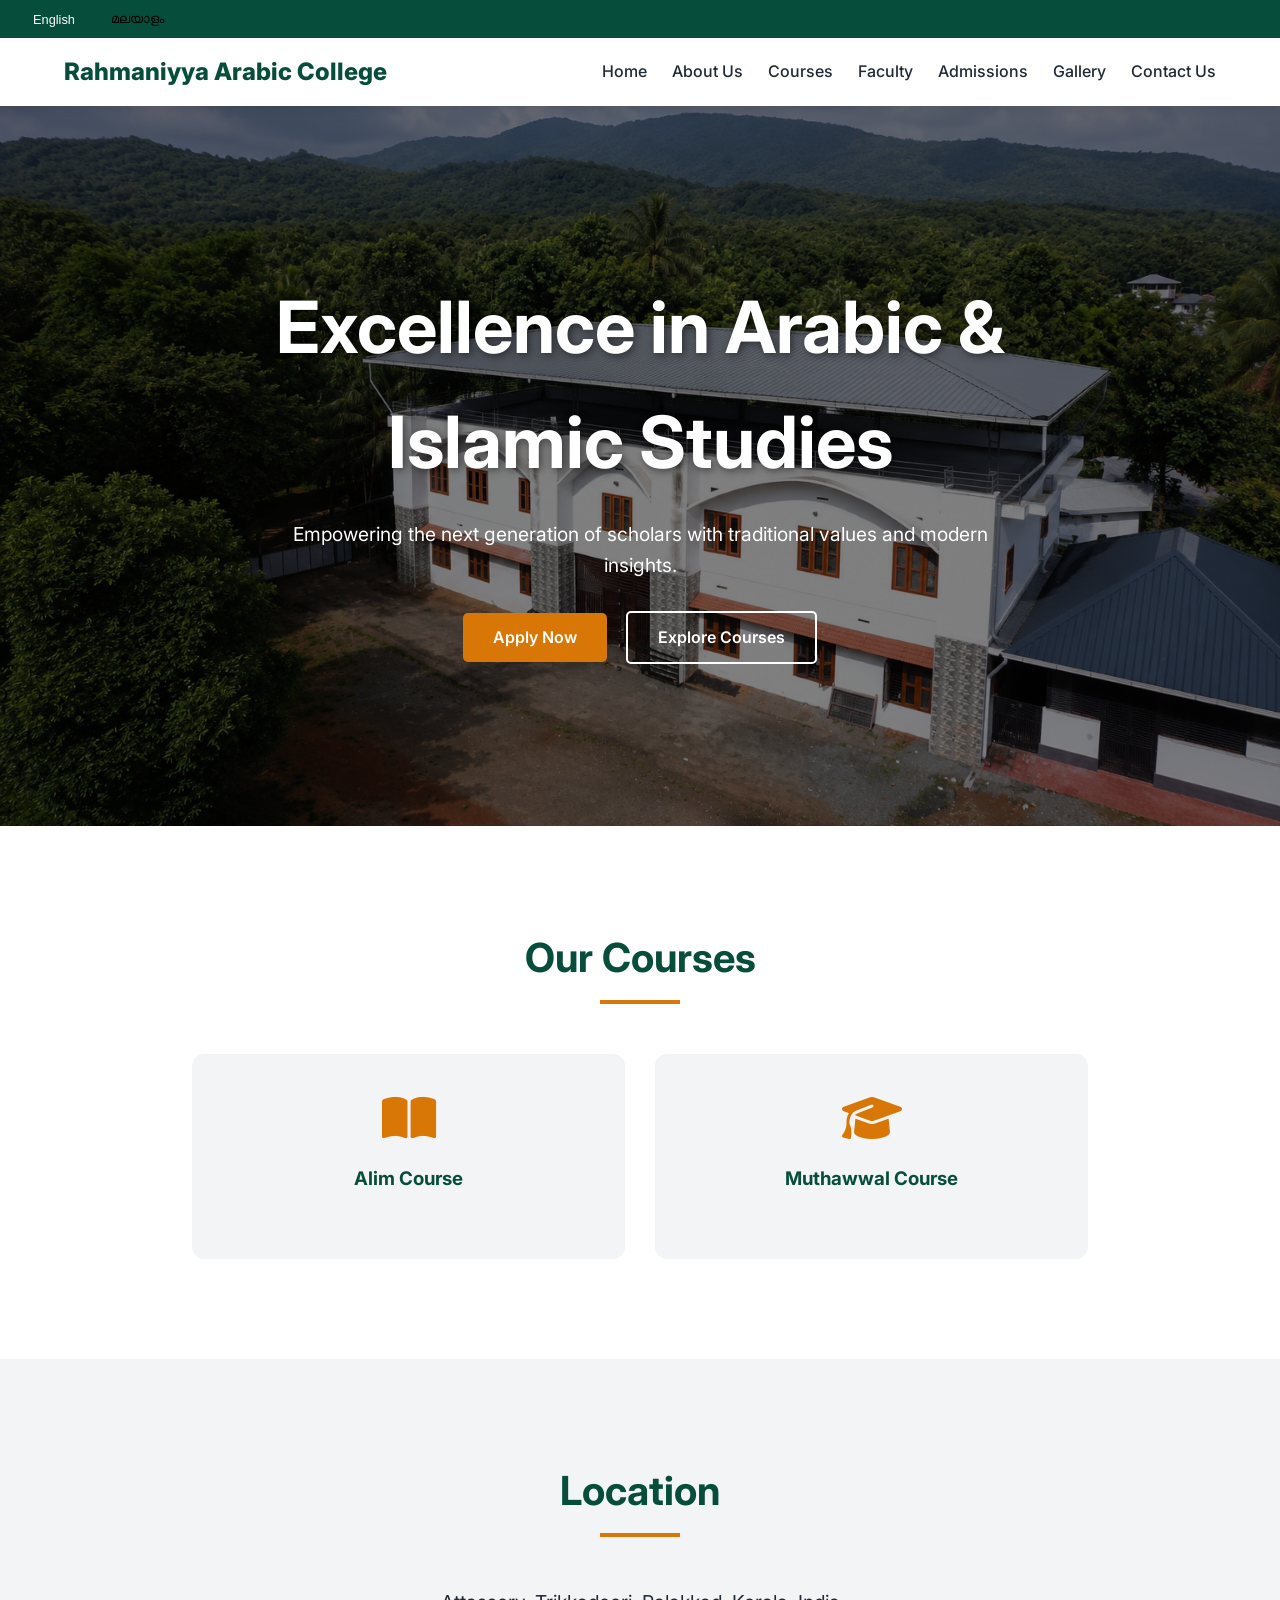
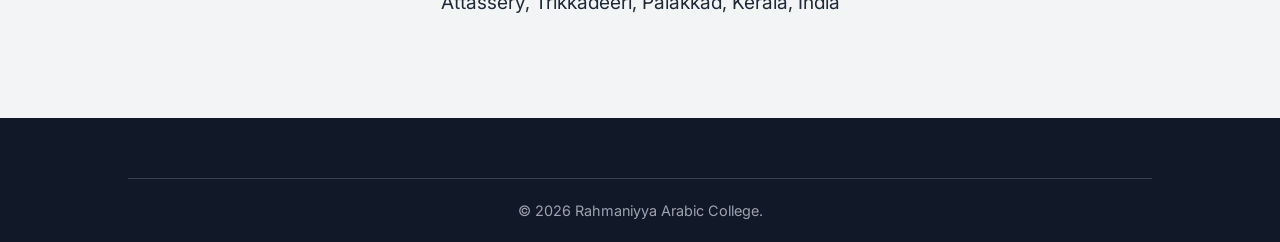
<file: index.html>
<!DOCTYPE html>
<html lang="en">
<head>
    <meta charset="UTF-8">
    <meta name="viewport" content="width=device-width, initial-scale=1.0">
    <title>Rahmaniyya Arabic College | Excellence in Islamic Studies</title>
    <meta name="description" content="Rahmaniyya Arabic College - A premier institution for Arabic and Islamic studies in Palakkad, Kerala. Offering Alim and Muthawwal courses.">
    <!-- Google Fonts -->
    <link rel="preconnect" href="https://fonts.googleapis.com">
    <link rel="preconnect" href="https://fonts.gstatic.com" crossorigin>
    <link href="https://fonts.googleapis.com/css2?family=Baloo+Chettan+2:wght@400;600;800&family=Inter:wght@300;400;600;800&display=swap" rel="stylesheet">
    <!-- Font Awesome -->
    <link rel="stylesheet" href="https://cdnjs.cloudflare.com/ajax/libs/font-awesome/6.4.0/css/all.min.css">
    <!-- Custom CSS -->
    <link rel="stylesheet" href="assets/css/style.css">
</head>
<body>

    <header>
        <div class="top-bar">

            <div class="lang-toggle">
                <button class="lang-btn active" onclick="switchLanguage('en')">English</button>
                <button class="lang-btn" onclick="switchLanguage('ml')">മലയാളം</button>
            </div>
        </div>
        <nav>
            <div class="logo-container">
                <div class="logo-text" data-i18n="collegeName">Rahmaniyya Arabic College</div>
            </div>
            <div class="menu-toggle">
                <i class="fas fa-bars"></i>
            </div>
            <ul class="nav-links">
                <li><a href="index.html" data-i18n="home">Home</a></li>
                <li><a href="about.html" data-i18n="about">About Us</a></li>
                <li><a href="courses.html" data-i18n="courses">Courses</a></li>
                <li><a href="faculty.html" data-i18n="faculty">Faculty</a></li>
                <li><a href="admissions.html" data-i18n="admissions">Admissions</a></li>
                <li><a href="gallery.html" data-i18n="gallery">Gallery</a></li>
                <li><a href="contact.html" data-i18n="contact">Contact Us</a></li>
            </ul>
        </nav>
    </header>

    <main>
        <section class="hero">
            <div class="hero-content">
                <h1 data-i18n="heroTitle">Excellence in Arabic & Islamic Studies</h1>
                <p data-i18n="heroSubtitle">Empowering the next generation of scholars with traditional values and modern insights.</p>
                <div class="hero-btns">
                    <a href="admissions.html" class="btn btn-primary" data-i18n="applyNow">Apply Now</a>
                    <a href="courses.html" class="btn" style="border: 2px solid white; color: white; margin-left: 15px;" data-i18n="exploreCourses">Explore Courses</a>
                </div>
            </div>
        </section>

        <section id="features" style="background: white;">
            <div class="section-title">
                <h2 data-i18n="ourCourses">Our Courses</h2>
                <div class="underline"></div>
            </div>
            <div class="course-grid">
                <div class="course-card">
                    <i class="fas fa-book-open fa-3x" style="color: var(--secondary-color);"></i>
                    <h3 data-i18n="alimCourse">Alim Course</h3>
                </div>
                <div class="course-card">
                    <i class="fas fa-graduation-cap fa-3x" style="color: var(--secondary-color);"></i>
                    <h3 data-i18n="muthawwalCourse">Muthawwal Course</h3>
                </div>

            </div>
        </section>

        <section id="location" style="background: var(--light-gray);">
            <div class="section-title">
                <h2 data-i18n="locationTitle">Location</h2>
                <div class="underline"></div>
            </div>
            <div style="text-align: center;">
                <p style="font-size: 1.2rem;" data-i18n="locationDesc">Attassery, Trikkadeeri, Palakkad, Kerala, India</p>
                <!-- Add a map placeholder or iframe later -->
            </div>
        </section>
    </main>

    <footer>

        <div class="footer-bottom">
            <p data-i18n="copyright">&copy; 2026 Rahmaniyya Arabic College.</p>
        </div>
    </footer>

    <script src="assets/js/main.js"></script>
</body>
</file>
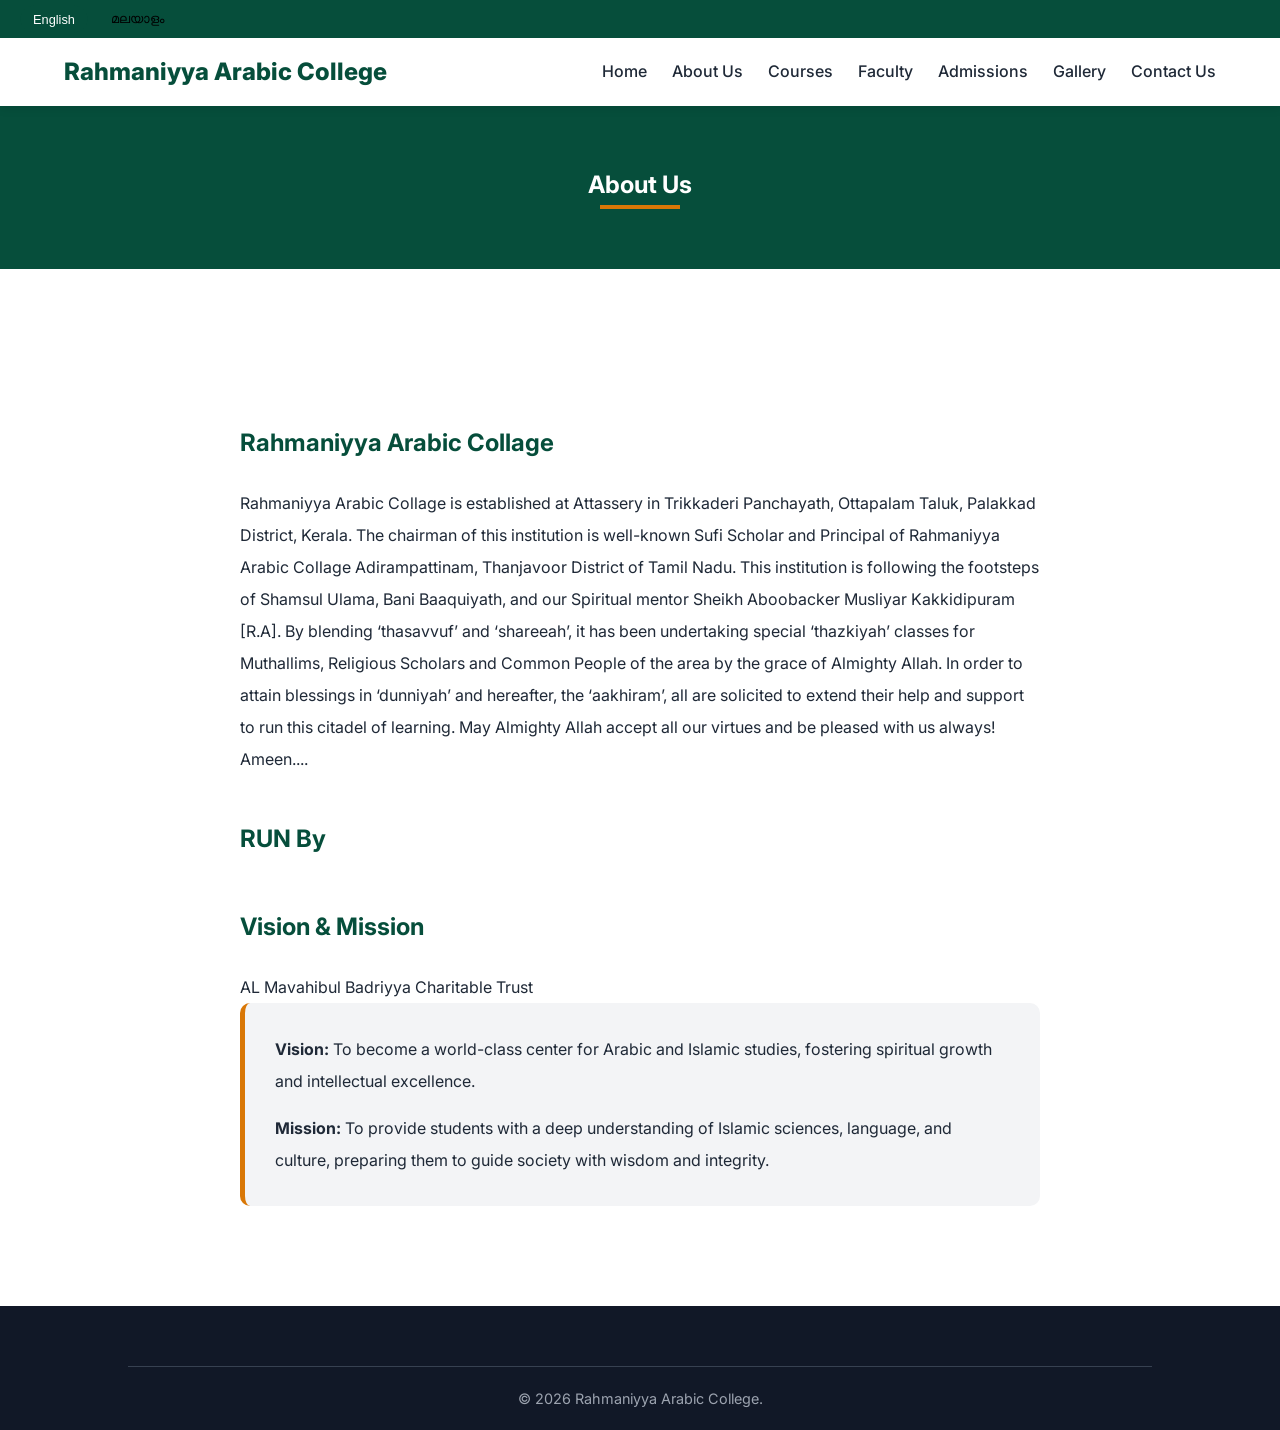
<file: about.html>
<!DOCTYPE html>
<html lang="en">
<head>
    <meta charset="UTF-8">
    <meta name="viewport" content="width=device-width, initial-scale=1.0">
    <title>About Us | Rahmaniyya Arabic College</title>
    <!-- Google Fonts -->
    <link href="https://fonts.googleapis.com/css2?family=Baloo+Chettan+2:wght@400;600;800&family=Inter:wght@300;400;600;800&display=swap" rel="stylesheet">
    <link rel="stylesheet" href="https://cdnjs.cloudflare.com/ajax/libs/font-awesome/6.4.0/css/all.min.css">
    <link rel="stylesheet" href="assets/css/style.css">
</head>
<body>
    <header>
        <div class="top-bar">

            <div class="lang-toggle">
                <button class="lang-btn active" onclick="switchLanguage('en')">English</button>
                <button class="lang-btn" onclick="switchLanguage('ml')">മലയാളം</button>
            </div>
        </div>
        <nav>
            <div class="logo-container">
                <div class="logo-text" data-i18n="collegeName">Rahmaniyya Arabic College</div>
            </div>
            <div class="menu-toggle">
                <i class="fas fa-bars"></i>
            </div>
            <ul class="nav-links">
                <li><a href="index.html" data-i18n="home">Home</a></li>
                <li><a href="about.html" data-i18n="about">About Us</a></li>
                <li><a href="courses.html" data-i18n="courses">Courses</a></li>
                <li><a href="faculty.html" data-i18n="faculty">Faculty</a></li>
                <li><a href="admissions.html" data-i18n="admissions">Admissions</a></li>
                <li><a href="gallery.html" data-i18n="gallery">Gallery</a></li>
                <li><a href="contact.html" data-i18n="contact">Contact Us</a></li>
            </ul>
        </nav>
    </header>

    <main>
        <section class="section-title" style="background: var(--primary-color); color: white; padding: 60px 0;">
            <h1 data-i18n="about">About Us</h1>
            <div class="underline" style="background: var(--secondary-color);"></div>
        </section>

        <section>
            <div style="max-width: 800px; margin: 0 auto; line-height: 2;">
                <h2 style="color: var(--primary-color); margin-bottom: 20px;" data-i18n="aboutHeading1">Rahmaniyya Arabic Collage</h2>
                <p data-i18n="historyText">Rahmaniyya Arabic Collage is established at Attassery in Trikkaderi Panchayath, Ottapalam Taluk, Palakkad District, Kerala. The chairman of this institution is well-known Sufi Scholar and Principal of Rahmaniyya Arabic Collage Adirampattinam, Thanjavoor District of Tamil Nadu. This institution is following the footsteps of Shamsul Ulama, Bani Baaquiyath, and our Spiritual mentor Sheikh Aboobacker Musliyar Kakkidipuram [R.A]. By blending ‘thasavvuf’ and ‘shareeah’, it has been undertaking special ‘thazkiyah’ classes for Muthallims, Religious Scholars and Common People of the area by the grace of Almighty Allah. In order to attain blessings in ‘dunniyah’ and hereafter, the ‘aakhiram’, all are solicited to extend their help and support to run this citadel of learning. May Almighty Allah accept all our virtues and be pleased with us always! Ameen....</p>
                <h2 style="color: var(--primary-color); margin: 40px 0 20px;" data-i18n="runBy">RUN By</h2>
                <h2 style="color: var(--primary-color); margin: 40px 0 20px;" data-i18n="visionMission">Vision & Mission</h2>
                <p>AL Mavahibul Badriyya Charitable Trust</p>
                <div style="background: var(--light-gray); padding: 30px; border-radius: 10px; border-left: 5px solid var(--secondary-color);">
                    <p data-i18n="visionDesc"><strong>Vision:</strong> To become a world-class center for Arabic and Islamic studies, fostering spiritual growth and intellectual excellence.</p>
                    <p style="margin-top: 15px;" data-i18n="missionDesc"><strong>Mission:</strong> To provide students with a deep understanding of Islamic sciences, language, and culture, preparing them to guide society with wisdom and integrity.</p>
                </div>
            </div>
        </section>
    </main>

    <footer>

        <div class="footer-bottom">
            <p data-i18n="copyright">&copy; Rahmaniyya Arabic College.</p>
        </div>
    </footer>

    <script src="assets/js/main.js"></script>
</body>
</html>
</file>
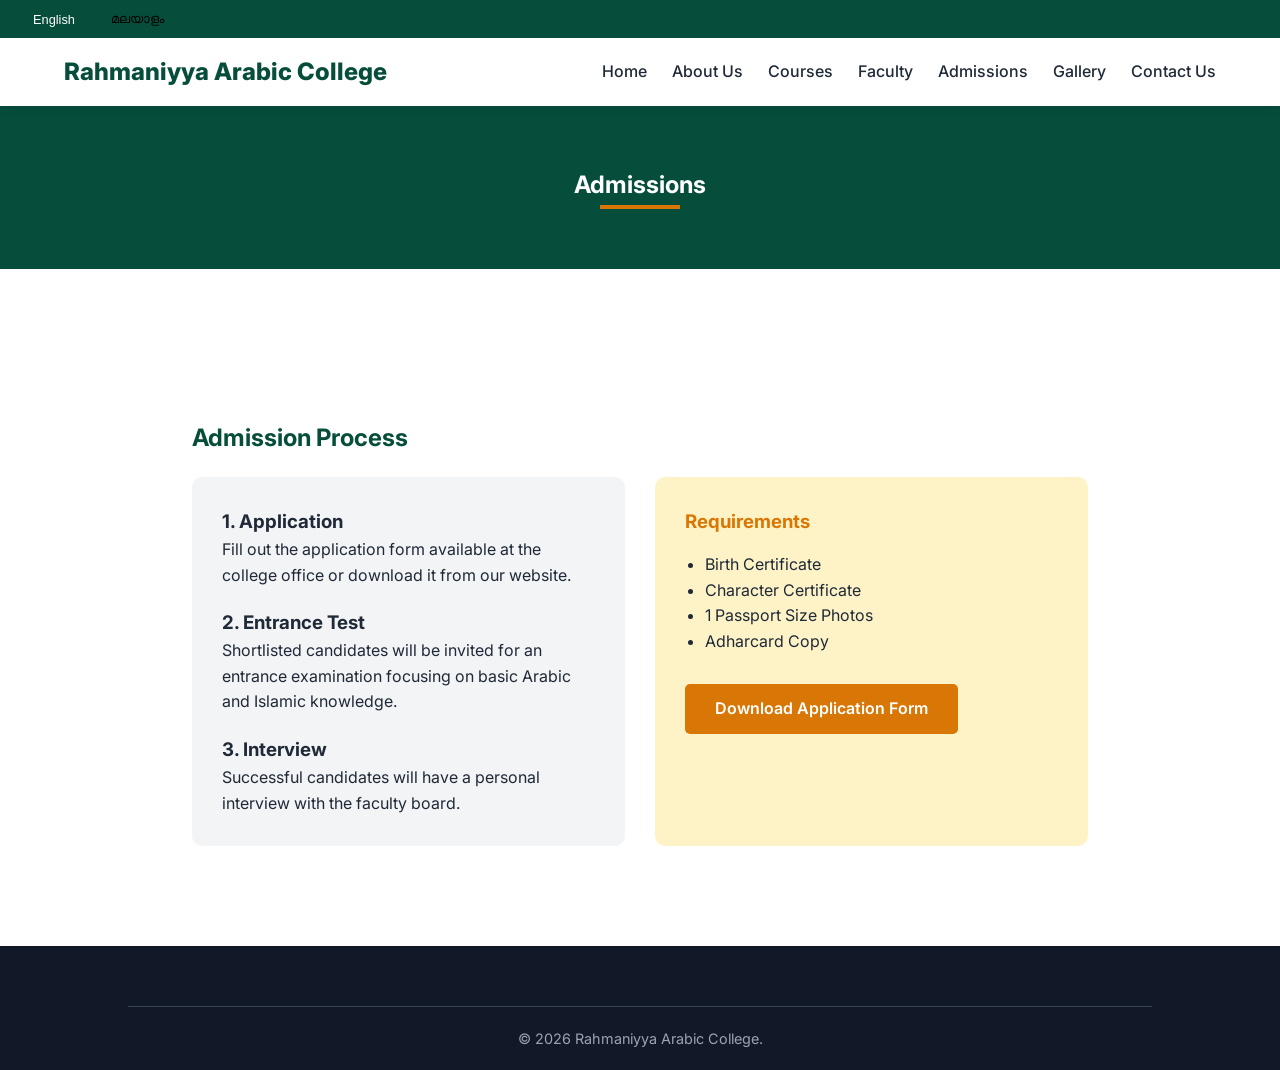
<file: admissions.html>
<!DOCTYPE html>
<html lang="en">
<head>
    <meta charset="UTF-8">
    <meta name="viewport" content="width=device-width, initial-scale=1.0">
    <title>Admissions | Rahmaniyya Arabic College</title>
    <link href="https://fonts.googleapis.com/css2?family=Baloo+Chettan+2:wght@400;600;800&family=Inter:wght@300;400;600;800&display=swap" rel="stylesheet">
    <link rel="stylesheet" href="https://cdnjs.cloudflare.com/ajax/libs/font-awesome/6.4.0/css/all.min.css">
    <link rel="stylesheet" href="assets/css/style.css">
</head>
<body>
    <header>
        <div class="top-bar">

            <div class="lang-toggle">
                <button class="lang-btn active" onclick="switchLanguage('en')">English</button>
                <button class="lang-btn" onclick="switchLanguage('ml')">മലയാളം</button>
            </div>
        </div>
        <nav>
            <div class="logo-container">
                <div class="logo-text" data-i18n="collegeName">Rahmaniyya Arabic College</div>
            </div>
            <div class="menu-toggle">
                <i class="fas fa-bars"></i>
            </div>
            <ul class="nav-links">
                <li><a href="index.html" data-i18n="home">Home</a></li>
                <li><a href="about.html" data-i18n="about">About Us</a></li>
                <li><a href="courses.html" data-i18n="courses">Courses</a></li>
                <li><a href="faculty.html" data-i18n="faculty">Faculty</a></li>
                <li><a href="admissions.html" data-i18n="admissions">Admissions</a></li>
                <li><a href="gallery.html" data-i18n="gallery">Gallery</a></li>
                <li><a href="contact.html" data-i18n="contact">Contact Us</a></li>
            </ul>
        </nav>
    </header>

    <main>
        <section class="section-title" style="background: var(--primary-color); color: white; padding: 60px 0;">
            <h1 data-i18n="admissions">Admissions</h1>
            <div class="underline" style="background: var(--secondary-color);"></div>
        </section>

        <section>
            <div style="max-width: 900px; margin: 0 auto;">
                <h2 style="color: var(--primary-color); margin-bottom: 20px;" data-i18n="admissionProcess">Admission Process</h2>
                <div style="display: flex; gap: 30px; flex-wrap: wrap;">
                    <div style="flex: 1; min-width: 300px; background: var(--light-gray); padding: 30px; border-radius: 10px;">
                        <h3 data-i18n="appStep">1. Application</h3>
                        <p data-i18n="appStepDesc">Fill out the application form available at the college office or download it from our website.</p>
                        <h3 style="margin-top: 20px;" data-i18n="entTestStep">2. Entrance Test</h3>
                        <p data-i18n="entTestDesc">Shortlisted candidates will be invited for an entrance examination focusing on basic Arabic and Islamic knowledge.</p>
                        <h3 style="margin-top: 20px;" data-i18n="intStep">3. Interview</h3>
                        <p data-i18n="intDesc">Successful candidates will have a personal interview with the faculty board.</p>
                    </div>
                    <div style="flex: 1; min-width: 300px; background: var(--accent-color); padding: 30px; border-radius: 10px;">
                        <h3 style="color: var(--secondary-color);" data-i18n="requirements">Requirements</h3>
                        <ul style="margin-top: 15px; margin-left: 20px;">
                            <li data-i18n="req1">Birth Certificate</li>
                            <li data-i18n="req2">Character Certificate</li>
                            <li data-i18n="req3">1 Passport Size Photos</li>
                            <li data-i18n="req4">Adharcard Copy</li>
                        </ul>
                        <a href="#" class="btn btn-primary" style="margin-top: 30px;" data-i18n="downloadForm">Download Application Form</a>
                    </div>
                </div>
            </div>
        </section>
    </main>

    <footer>

        <div class="footer-bottom">
            <p data-i18n="copyright">&copy; Rahmaniyya Arabic College.</p>
        </div>
    </footer>

    <script src="assets/js/main.js"></script>
</body>
</html>
</file>
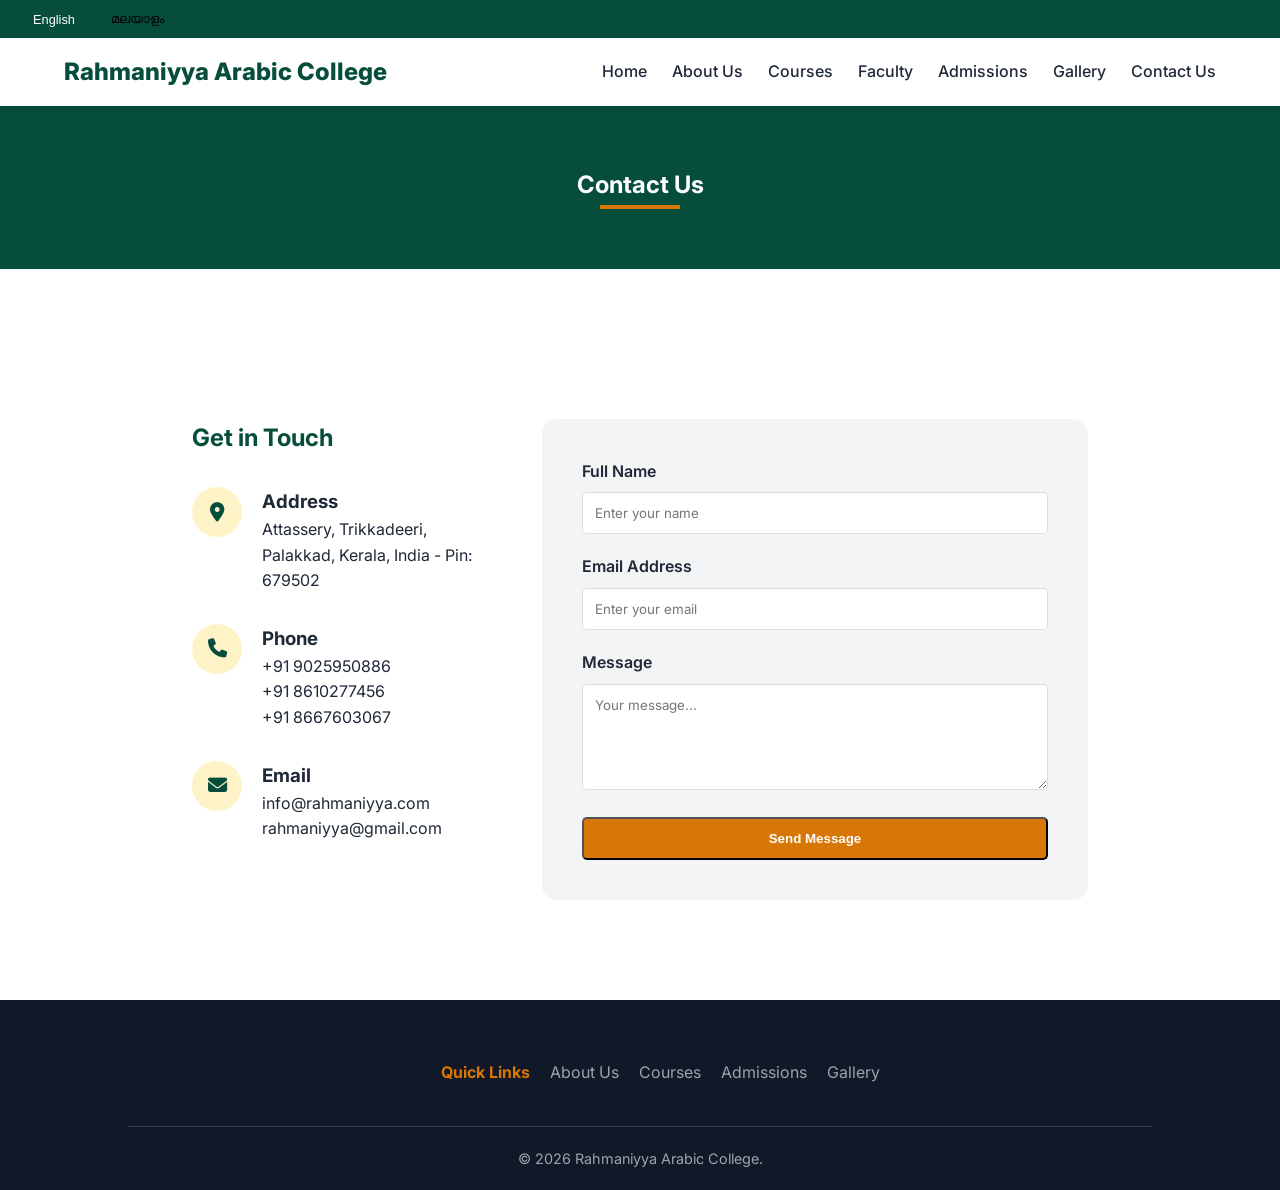
<file: contact.html>
<!DOCTYPE html>
<html lang="en">
<head>
    <meta charset="UTF-8">
    <meta name="viewport" content="width=device-width, initial-scale=1.0">
    <title>Contact Us | Rahmaniyya Arabic College</title>
    <link href="https://fonts.googleapis.com/css2?family=Baloo+Chettan+2:wght@400;600;800&family=Inter:wght@300;400;600;800&display=swap" rel="stylesheet">
    <link rel="stylesheet" href="https://cdnjs.cloudflare.com/ajax/libs/font-awesome/6.4.0/css/all.min.css">
    <link rel="stylesheet" href="assets/css/style.css">
    <style>
        .contact-container {
            display: flex;
            gap: 50px;
            flex-wrap: wrap;
        }
        .contact-form {
            flex: 2;
            min-width: 350px;
            background: var(--light-gray);
            padding: 40px;
            border-radius: 15px;
        }
        .contact-details {
            flex: 1;
            min-width: 300px;
        }
        .form-group {
            margin-bottom: 20px;
        }
        .form-group label {
            display: block;
            margin-bottom: 8px;
            font-weight: 600;
        }
        .form-group input, .form-group textarea {
            width: 100%;
            padding: 12px;
            border: 1px solid #ddd;
            border-radius: 5px;
            font-family: inherit;
        }
        .contact-item {
            display: flex;
            gap: 20px;
            margin-bottom: 30px;
        }
        .contact-icon {
            width: 50px;
            height: 50px;
            background: var(--accent-color);
            color: var(--primary-color);
            border-radius: 50%;
            display: flex;
            align-items: center;
            justify-content: center;
            font-size: 1.2rem;
            flex-shrink: 0;
        }
    </style>
</head>
<body>
    <header>
        <div class="top-bar">

            <div class="lang-toggle">
                <button class="lang-btn active" onclick="switchLanguage('en')">English</button>
                <button class="lang-btn" onclick="switchLanguage('ml')">മലയാളം</button>
            </div>
        </div>
        <nav>
            <div class="logo-container">
                <div class="logo-text" data-i18n="collegeName">Rahmaniyya Arabic College</div>
            </div>
            <div class="menu-toggle">
                <i class="fas fa-bars"></i>
            </div>
            <ul class="nav-links">
                <li><a href="index.html" data-i18n="home">Home</a></li>
                <li><a href="about.html" data-i18n="about">About Us</a></li>
                <li><a href="courses.html" data-i18n="courses">Courses</a></li>
                <li><a href="faculty.html" data-i18n="faculty">Faculty</a></li>
                <li><a href="admissions.html" data-i18n="admissions">Admissions</a></li>
                <li><a href="gallery.html" data-i18n="gallery">Gallery</a></li>
                <li><a href="contact.html" data-i18n="contact">Contact Us</a></li>
            </ul>
        </nav>
    </header>

    <main>
        <section class="section-title" style="background: var(--primary-color); color: white; padding: 60px 0;">
            <h1 data-i18n="contact">Contact Us</h1>
            <div class="underline" style="background: var(--secondary-color);"></div>
        </section>

        <section>
            <div class="contact-container">
                <div class="contact-details">
                    <h2 style="color: var(--primary-color); margin-bottom: 30px;" data-i18n="getInTouch">Get in Touch</h2>
                    <div class="contact-item">
                        <div class="contact-icon"><i class="fas fa-map-marker-alt"></i></div>
                        <div>
                            <h3 data-i18n="addressLabel">Address</h3>
                            <p data-i18n="fullAddress">Attassery, Trikkadeeri, Palakkad, Kerala, India - Pin: 679502</p>
                        </div>
                    </div>
                    <div class="contact-item">
                        <div class="contact-icon"><i class="fas fa-phone"></i></div>
                        <div>
                            <h3 data-i18n="phoneLabel">Phone</h3>
                            <p>+91 9025950886</p>
                            <p>+91 8610277456</p>
                            <p>+91 8667603067</p>
                        </div>
                    </div>
                    <div class="contact-item">
                        <div class="contact-icon"><i class="fas fa-envelope"></i></div>
                        <div>
                            <h3 data-i18n="emailLabel">Email</h3>
                            <p>info@rahmaniyya.com</p>
                            <p>rahmaniyya@gmail.com</p>
                        </div>
                    </div>
                </div>                <div class="contact-form">
                    <form action="#">
                        <div class="form-group">
                            <label data-i18n="fullNameLabel">Full Name</label>
                            <input type="text" placeholder="Enter your name" data-i18n-placeholder="enterName">
                        </div>
                        <div class="form-group">
                            <label data-i18n="emailAddrLabel">Email Address</label>
                            <input type="email" placeholder="Enter your email" data-i18n-placeholder="enterEmail">
                        </div>
                        <div class="form-group">
                            <label data-i18n="messageLabel">Message</label>
                            <textarea rows="5" placeholder="Your message..." data-i18n-placeholder="yourMessage"></textarea>
                        </div>
                        <button type="submit" class="btn btn-primary" style="width: 100%;" data-i18n="sendBtn">Send Message</button>
                    </form>
                </div>
            </div>
        </section>
    </main>

    <footer>
        <div class="footer-grid">
            <div class="footer-col">

            </div>
            <div class="footer-col">
                <h4 data-i18n="quickLinks">Quick Links</h4>
                <ul>
                    <li><a href="about.html" data-i18n="about">About Us</a></li>
                    <li><a href="courses.html" data-i18n="courses">Courses</a></li>
                    <li><a href="admissions.html" data-i18n="admissions">Admissions</a></li>
                    <li><a href="gallery.html" data-i18n="gallery">Gallery</a></li>
                </ul>
            </div>

        </div>
        <div class="footer-bottom">
            <p data-i18n="copyright">&copy; Rahmaniyya Arabic College.</p>
        </div>
    </footer>

    <script src="assets/js/main.js"></script>
</body>
</html>
</file>
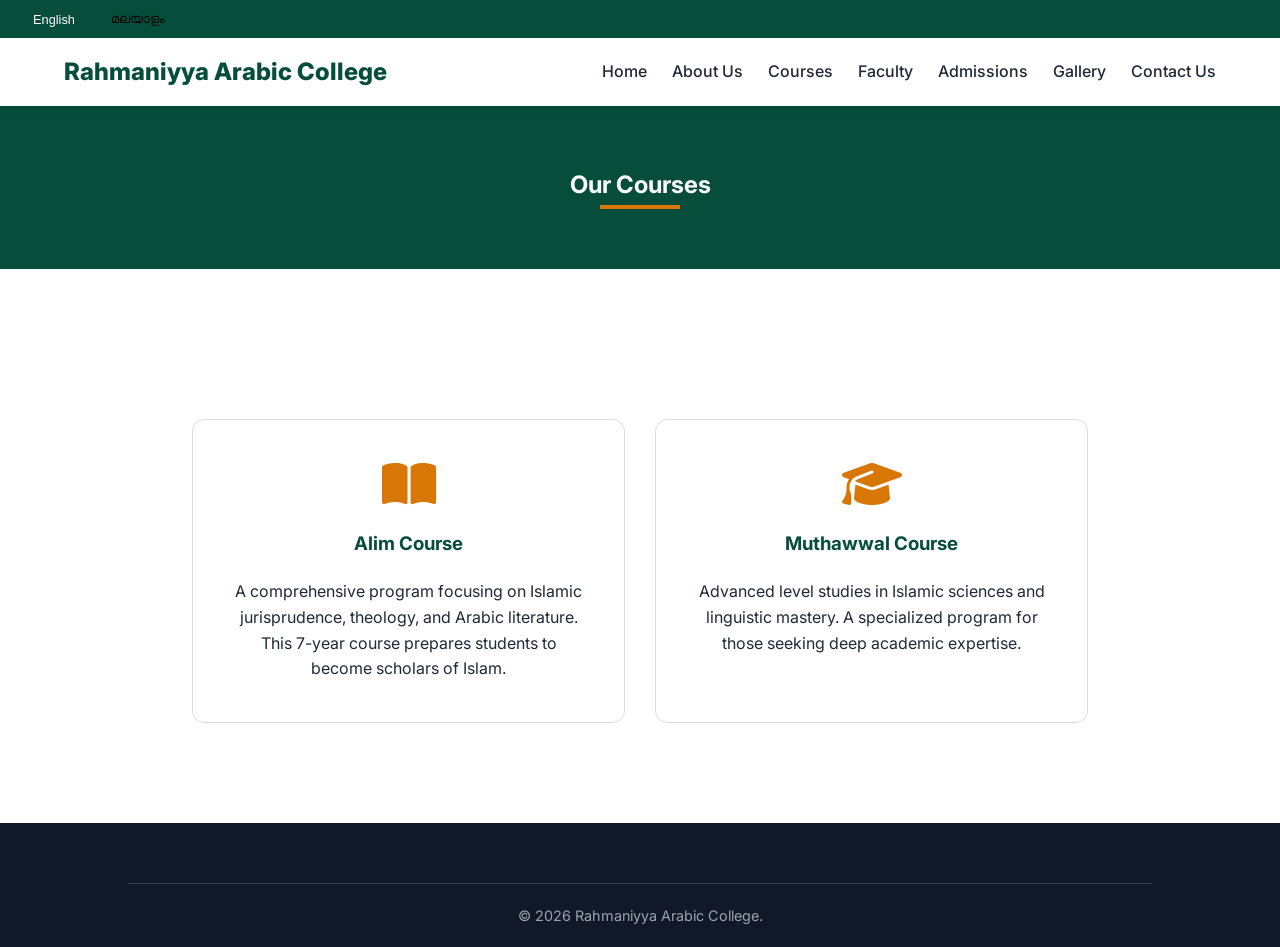
<file: courses.html>
<!DOCTYPE html>
<html lang="en">
<head>
    <meta charset="UTF-8">
    <meta name="viewport" content="width=device-width, initial-scale=1.0">
    <title>Courses | Rahmaniyya Arabic College</title>
    <link href="https://fonts.googleapis.com/css2?family=Baloo+Chettan+2:wght@400;600;800&family=Inter:wght@300;400;600;800&display=swap" rel="stylesheet">
    <link rel="stylesheet" href="https://cdnjs.cloudflare.com/ajax/libs/font-awesome/6.4.0/css/all.min.css">
    <link rel="stylesheet" href="assets/css/style.css">
</head>
<body>
    <header>
        <div class="top-bar">

            <div class="lang-toggle">
                <button class="lang-btn active" onclick="switchLanguage('en')">English</button>
                <button class="lang-btn" onclick="switchLanguage('ml')">മലയാളം</button>
            </div>
        </div>
        <nav>
            <div class="logo-container">
                <div class="logo-text" data-i18n="collegeName">Rahmaniyya Arabic College</div>
            </div>
            <div class="menu-toggle">
                <i class="fas fa-bars"></i>
            </div>
            <ul class="nav-links">
                <li><a href="index.html" data-i18n="home">Home</a></li>
                <li><a href="about.html" data-i18n="about">About Us</a></li>
                <li><a href="courses.html" data-i18n="courses">Courses</a></li>
                <li><a href="faculty.html" data-i18n="faculty">Faculty</a></li>
                <li><a href="admissions.html" data-i18n="admissions">Admissions</a></li>
                <li><a href="gallery.html" data-i18n="gallery">Gallery</a></li>
                <li><a href="contact.html" data-i18n="contact">Contact Us</a></li>
            </ul>
        </nav>
    </header>

    <main>
        <section class="section-title" style="background: var(--primary-color); color: white; padding: 60px 0;">
            <h1 data-i18n="ourCourses">Our Courses</h1>
            <div class="underline" style="background: var(--secondary-color);"></div>
        </section>

        <section>
            <div class="course-grid">
                <div class="course-card" style="background: white; border: 1px solid #ddd;">
                    <i class="fas fa-book-open fa-3x" style="color: var(--secondary-color);"></i>
                    <h3 data-i18n="alimCourse">Alim Course</h3>
                    <p data-i18n="alimDesc">A comprehensive program focusing on Islamic jurisprudence, theology, and Arabic literature. This 7-year course prepares students to become scholars of Islam.</p>
                </div>
                <div class="course-card" style="background: white; border: 1px solid #ddd;">
                    <i class="fas fa-graduation-cap fa-3x" style="color: var(--secondary-color);"></i>
                    <h3 data-i18n="muthawwalCourse">Muthawwal Course</h3>
                    <p data-i18n="muthawwalDesc">Advanced level studies in Islamic sciences and linguistic mastery. A specialized program for those seeking deep academic expertise.</p>
                </div>

            </div>
        </section>
    </main>

    <footer>

        <div class="footer-bottom">
            <p data-i18n="copyright">&copy; Rahmaniyya Arabic College.</p>
        </div>
    </footer>

    <script src="assets/js/main.js"></script>
</body>
</html>
</file>
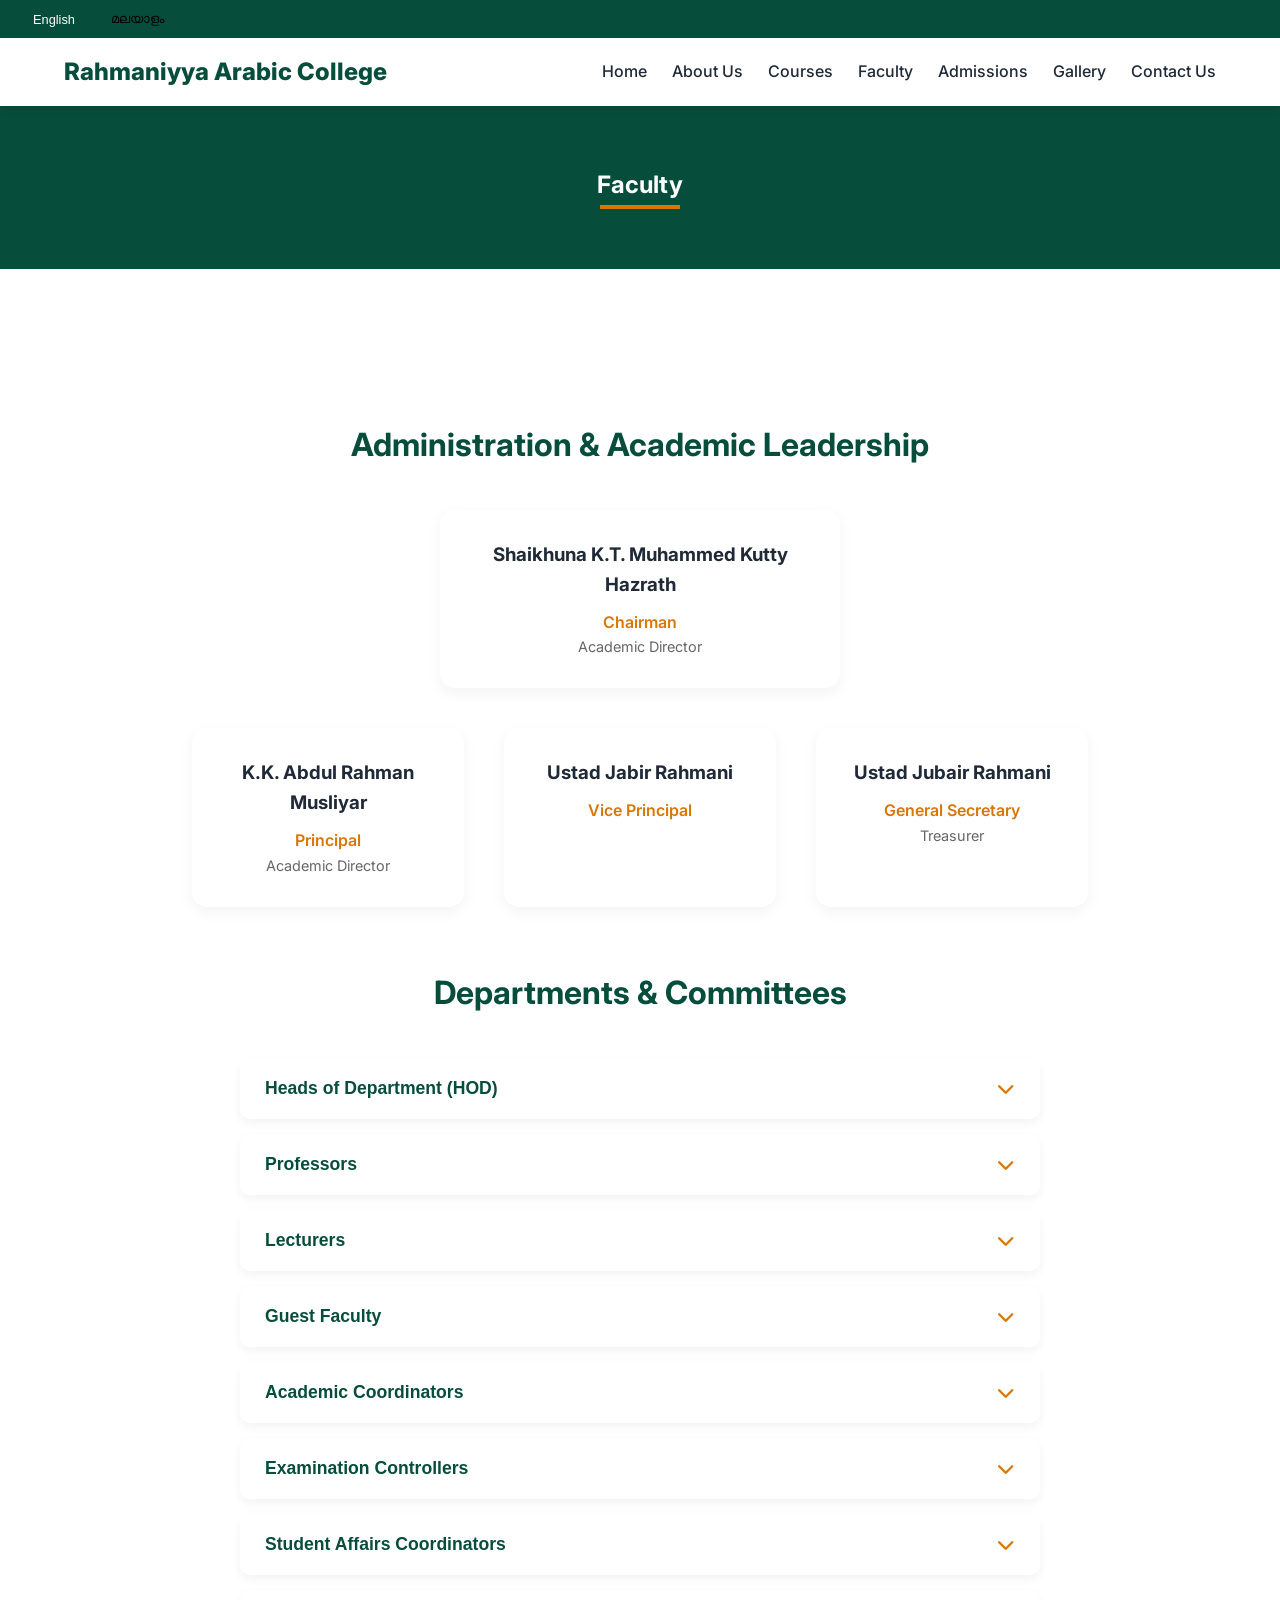
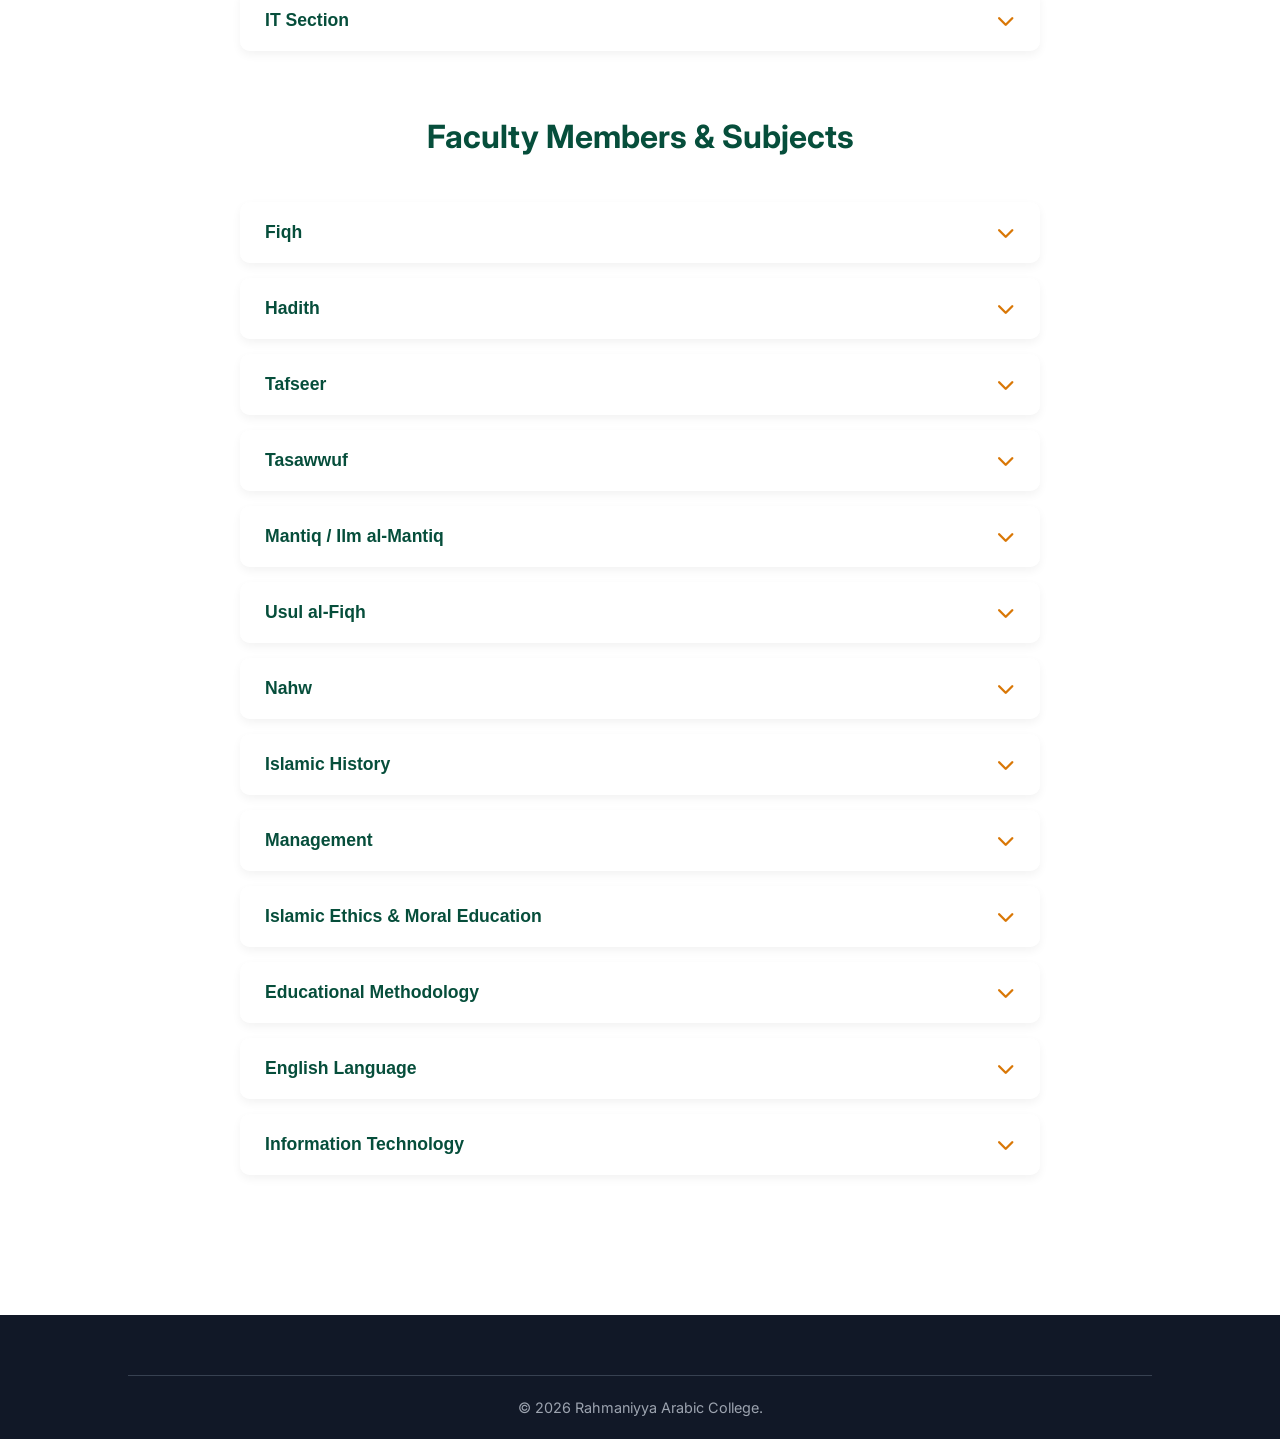
<file: faculty.html>
<!DOCTYPE html>
<html lang="en">
<head>
    <meta charset="UTF-8">
    <meta name="viewport" content="width=device-width, initial-scale=1.0">
    <title>Faculty | Rahmaniyya Arabic College</title>
    <link href="https://fonts.googleapis.com/css2?family=Baloo+Chettan+2:wght@400;600;800&family=Inter:wght@300;400;600;800&display=swap" rel="stylesheet">
    <link rel="stylesheet" href="https://cdnjs.cloudflare.com/ajax/libs/font-awesome/6.4.0/css/all.min.css">
    <link rel="stylesheet" href="assets/css/style.css">
    <style>
        .faculty-grid {
            display: grid;
            grid-template-columns: repeat(auto-fit, minmax(250px, 1fr));
            gap: 40px;
            margin-bottom: 60px;
        }
        .faculty-card {
            text-align: center;
            background: white;
            padding: 30px;
            border-radius: 15px;
            box-shadow: 0 5px 15px rgba(0,0,0,0.05);
            transition: var(--transition);
        }
        .faculty-card:hover {
            transform: translateY(-5px);
            box-shadow: 0 10px 25px rgba(0,0,0,0.1);
        }
        .section-subtitle {
            text-align: center;
            color: var(--primary-color);
            margin-bottom: 40px;
            font-size: 2rem;
        }

        /* Accordion Styles */
        .accordion {
            max-width: 800px;
            margin: 0 auto 40px auto;
        }
        .accordion-item {
            background: white;
            margin-bottom: 15px;
            border-radius: 10px;
            box-shadow: 0 4px 10px rgba(0,0,0,0.05);
            overflow: hidden;
        }
        .accordion-header {
            width: 100%;
            padding: 20px 25px;
            display: flex;
            justify-content: space-between;
            align-items: center;
            background: white;
            border: none;
            cursor: pointer;
            font-size: 1.1rem;
            font-weight: 600;
            color: var(--primary-color);
            transition: background 0.3s ease;
        }
        .accordion-header:hover {
            background: #f9f9f9;
        }
        .accordion-header i {
            transition: transform 0.3s ease;
            color: var(--secondary-color);
        }
        .accordion-header.active i {
            transform: rotate(180deg);
        }
        .accordion-content {
            padding: 0 25px;
            max-height: 0;
            overflow: hidden;
            transition: max-height 0.3s ease, padding 0.3s ease;
            background: white;
        }
        .accordion-item.active .accordion-content {
            padding: 0 25px 20px 25px;
            max-height: 1000px; /* Arbitrary large number to allow animation */
        }
        .accordion-content ul {
            list-style-type: none;
            padding-left: 0;
        }
        .accordion-content ul li {
            padding: 8px 0;
            border-bottom: 1px solid #f0f0f0;
        }
        .accordion-content ul li:last-child {
            border-bottom: none;
        }
    </style>
</head>
<body>
    <header>
        <div class="top-bar">
            <div class="lang-toggle">
                <button class="lang-btn active" onclick="switchLanguage('en')">English</button>
                <button class="lang-btn" onclick="switchLanguage('ml')">മലയാളം</button>
            </div>
        </div>
        <nav>
            <div class="logo-container">
                <div class="logo-text" data-i18n="collegeName">Rahmaniyya Arabic College</div>
            </div>
            <div class="menu-toggle">
                <i class="fas fa-bars"></i>
            </div>
            <ul class="nav-links">
                <li><a href="index.html" data-i18n="home">Home</a></li>
                <li><a href="about.html" data-i18n="about">About Us</a></li>
                <li><a href="courses.html" data-i18n="courses">Courses</a></li>
                <li><a href="faculty.html" class="active" data-i18n="faculty">Faculty</a></li>
                <li><a href="admissions.html" data-i18n="admissions">Admissions</a></li>
                <li><a href="gallery.html" data-i18n="gallery">Gallery</a></li>
                <li><a href="contact.html" data-i18n="contact">Contact Us</a></li>
            </ul>
        </nav>
    </header>

    <main>
        <section class="section-title" style="background: var(--primary-color); color: white; padding: 60px 0;">
            <h1 data-i18n="faculty">Our Faculty</h1>
            <div class="underline" style="background: var(--secondary-color);"></div>
        </section>

        <section>
            <h2 class="section-subtitle" data-i18n="adminHeading">Administration & Academic Leadership</h2>
            
            <div style="max-width: 400px; margin: 0 auto 40px auto;">
                <div class="faculty-card">
                    <h3 data-i18n="ktMuhammed">Shaikhuna K.T. Muhammed Kutty Hazrath</h3>
                    <p style="color: var(--secondary-color); font-weight: 600; margin-top: 10px;" data-i18n="chairman">Chairman</p>
                    <p style="font-size: 0.9rem; color: #666;" data-i18n="academicDirector">Academic Director</p>
                </div>
            </div>

            <div class="faculty-grid" style="display: grid; grid-template-columns: repeat(auto-fit, minmax(250px, 1fr)); gap: 40px; margin-bottom: 60px;">
                <div class="faculty-card">
                    <h3 data-i18n="kkAbdulRahman">K.K. Abdul Rahman Musliyar</h3>
                    <p style="color: var(--secondary-color); font-weight: 600; margin-top: 10px;" data-i18n="principalTitle">Principal</p>
                    <p style="font-size: 0.9rem; color: #666;" data-i18n="academicDirector">Academic Director</p>
                </div>

                <div class="faculty-card">
                    <h3 data-i18n="ustadJabir">Ustad Jabir Rahmani</h3>
                    <p style="color: var(--secondary-color); font-weight: 600; margin-top: 10px;" data-i18n="vicePrincipal">Vice Principal</p>
                </div>

                <div class="faculty-card">
                    <h3 data-i18n="ustadJubair">Ustad Jubair Rahmani</h3>
                    <p style="color: var(--secondary-color); font-weight: 600; margin-top: 10px;" data-i18n="generalSecretary">General Secretary</p>
                    <p style="font-size: 0.9rem; color: #666;" data-i18n="treasurer">Treasurer</p>
                </div>
            </div>

            <h2 class="section-subtitle" style="margin-top: 60px;" data-i18n="deptHeading">Departments & Committees</h2>
            <div class="accordion">

                <div class="accordion-item">
                    <button class="accordion-header"><span data-i18n="hod">Heads of Department (HOD)</span> <i class="fas fa-chevron-down"></i></button>
                    <div class="accordion-content">
                        <ul>
                            <li data-i18n="ktMuhammed">Shaikhuna K.T. Muhammed Kutty Hazrath</li>
                            <li data-i18n="kkAbdulRahman">K.K. Abdul Rahman Musliyar</li>
                            <li data-i18n="ustadRahim">Ustad Rahim Baqawi</li>
                            <li data-i18n="ustadAlawi">Ustad Alawi Kutbi Baqawi</li>
                        </ul>
                    </div>
                </div>

                <div class="accordion-item">
                    <button class="accordion-header"><span data-i18n="professors">Professors</span> <i class="fas fa-chevron-down"></i></button>
                    <div class="accordion-content">
                        <ul>
                            <li data-i18n="ustadAboobakkar">Ustad Aboobakkar</li>
                            <li data-i18n="ustadKabeer">Ustad Kabeer</li>
                        </ul>
                    </div>
                </div>

                <div class="accordion-item">
                    <button class="accordion-header"><span data-i18n="lecturers">Lecturers</span> <i class="fas fa-chevron-down"></i></button>
                    <div class="accordion-content">
                        <ul>
                            <li data-i18n="ktMuhammed">Shaikhuna K.T. Muhammed Kutty Hazrath</li>
                            <li data-i18n="kkAbdulRahman">K.K. Abdul Rahman Musliyar</li>
                            <li data-i18n="ustadRahim">Ustad Rahim Baqawi</li>
                            <li data-i18n="ustadAlawi">Ustad Alawi Kutti Baqawi</li>
                            <li data-i18n="ustadMueedin">Ustad Mueedin Kutbi Rahmani</li>
                            <li data-i18n="ustadJabir">Ustad Jabir Rahmani</li>
                            <li data-i18n="ustadJubair">Ustad Jubair Rahmani</li>
                            <li data-i18n="ustadUmair">Ustad Umair Rahmani</li>
                            <li data-i18n="ustadAbu">Ustad Abu Rahmani</li>
                            <li data-i18n="ustadJamal">Ustad Jamal Rahmani</li>
                            <li data-i18n="ustadSalman">Ustad Salman Rahmani</li>
                            <li data-i18n="ustadHibathullah">Ustad Hibathullah Rahmani</li>
                            <li data-i18n="ustadShahid">Ustad Shahid Rahmani</li>
                            <li data-i18n="ustadAboobakkar">professor aboobakkar</li>
                            <li data-i18n="ustadKabeer">professor kabeer</li>
                        </ul>
                    </div>
                </div>

                <div class="accordion-item">
                    <button class="accordion-header"><span data-i18n="guestFaculty">Guest Faculty</span> <i class="fas fa-chevron-down"></i></button>
                    <div class="accordion-content">
                        <ul>
                            <li data-i18n="moosaMoulavi">Moosa Moulavi</li>
                            <li data-i18n="name1">Name 1</li>
                            <li data-i18n="name2">Name 2</li>
                            <li data-i18n="name3">Name 3</li>
                        </ul>
                    </div>
                </div>

                <div class="accordion-item">
                    <button class="accordion-header"><span data-i18n="academicCoords">Academic Coordinators</span> <i class="fas fa-chevron-down"></i></button>
                    <div class="accordion-content">
                        <ul>
                            <li data-i18n="ktMuhammed">Shaikhuna K.T. Muhammed Kutty Hazrath</li>
                            <li data-i18n="kkAbdulRahman">K.K. Abdul Rahman Musliyar</li>
                            <li data-i18n="ustadJamal">Ustad Jamal Rahmani</li>
                        </ul>
                    </div>
                </div>

                <div class="accordion-item">
                    <button class="accordion-header"><span data-i18n="examControllers">Examination Controllers</span> <i class="fas fa-chevron-down"></i></button>
                    <div class="accordion-content">
                        <ul>
                            <li data-i18n="ustadUmair">Ustad Umair Rahmani</li>
                            <li data-i18n="ustadShahid">Ustad Shahid Rahmani</li>
                            <li data-i18n="ustadHibathullah">Ustad Hibathullah Rahmani</li>
                        </ul>
                    </div>
                </div>

                <div class="accordion-item">
                    <button class="accordion-header"><span data-i18n="studentAffairs">Student Affairs Coordinators</span> <i class="fas fa-chevron-down"></i></button>
                    <div class="accordion-content">
                        <ul>
                            <li data-i18n="ustadShahid">Ustad Shahid Rahmani</li>
                            <li data-i18n="ustadSalman">Ustad Salman Rahmani</li>
                            <li data-i18n="ustadAbu">Ustad Abu Rahmani</li>
                        </ul>
                    </div>
                </div>

                <div class="accordion-item">
                    <button class="accordion-header"><span data-i18n="itSection">IT Section</span> <i class="fas fa-chevron-down"></i></button>
                    <div class="accordion-content">
                        <ul>
                            <li data-i18n="ustadShahid">Ustad Shahid Rahmani</li>
                            <li data-i18n="ustadAbu">Ustad Abu Rahmani</li>
                        </ul>
                    </div>
                </div>
            </div>

            <h2 class="section-subtitle" style="margin-top: 60px;" data-i18n="facultyHeading">Faculty Members & Subjects</h2>
            <div class="accordion">
                <div class="accordion-item">
                    <button class="accordion-header"><span data-i18n="subjFiqh">Fiqh</span> <i class="fas fa-chevron-down"></i></button>
                    <div class="accordion-content">
                        <ul>
                            <li data-i18n="ustadAlawi">Ustad Alawi Kutbi Baqawi</li>
                            <li data-i18n="ustadRahim">Ustad Rahim Baqawi</li>
                            <li data-i18n="ustadUmair">Ustad Umair Rahmani</li>
                            <li data-i18n="ustadAbu">Ustad Abu Rahmani</li>
                            <li data-i18n="ustadJamal">Ustad Jamal Rahmani</li>
                            <li data-i18n="ustadHibathullah">Ustad Hibathullah Rahmani</li>
                            <li data-i18n="ustadMueedin">Ustad Mueedin Kutbi Rahmani</li>
                        </ul>
                    </div>
                </div>

                <div class="accordion-item">
                    <button class="accordion-header"><span data-i18n="subjHadith">Hadith</span> <i class="fas fa-chevron-down"></i></button>
                    <div class="accordion-content">
                        <ul>
                            <li data-i18n="ustadAlawi">Ustad Alawi Kutbi Baqawi</li>
                            <li data-i18n="ustadJabir">Ustad Jabir Rahmani</li>
                            <li data-i18n="ustadUmair">Ustad Umair Rahmani</li>
                            <li data-i18n="ustadJamal">Ustad Jamal Rahmani</li>
                            <li data-i18n="ustadSalman">Ustad Salman Rahmani</li>
                        </ul>
                    </div>
                </div>

                <div class="accordion-item">
                    <button class="accordion-header"><span data-i18n="subjTafseer">Tafseer</span> <i class="fas fa-chevron-down"></i></button>
                    <div class="accordion-content">
                        <ul>
                            <li data-i18n="ustadJabir">Ustad Jabir Rahmani</li>
                            <li data-i18n="ustadJubair">Ustad Jubair Rahmani</li>
                            <li data-i18n="ustadJamal">Ustad Jamal Rahmani</li>
                            <li data-i18n="ustadMueedin">Ustad Mueedin Kutbi Rahmani</li>
                        </ul>
                    </div>
                </div>

                <div class="accordion-item">
                    <button class="accordion-header"><span data-i18n="subjTasawwuf">Tasawwuf</span> <i class="fas fa-chevron-down"></i></button>
                    <div class="accordion-content">
                        <ul>
                            <li data-i18n="ustadRahim">Ustad Rahim Baqawi</li>
                            <li data-i18n="ustadJubair">Ustad Jubair Rahmani</li>
                            <li data-i18n="ustadAbu">Ustad Abu Rahmani</li>
                        </ul>
                    </div>
                </div>

                <div class="accordion-item">
                    <button class="accordion-header"><span data-i18n="subjMantiq">Mantiq / Ilm al-Mantiq</span> <i class="fas fa-chevron-down"></i></button>
                    <div class="accordion-content">
                        <ul>
                            <li data-i18n="ustadJabir">Ustad Jabir Rahmani</li>
                            <li data-i18n="ustadJamal">Ustad Jamal Rahmani</li>
                            <li data-i18n="ustadSalman">Ustad Salman Rahmani</li>
                        </ul>
                    </div>
                </div>

                <div class="accordion-item">
                    <button class="accordion-header"><span data-i18n="subjUsul">Usul al-Fiqh</span> <i class="fas fa-chevron-down"></i></button>
                    <div class="accordion-content">
                        <ul>
                            <li data-i18n="ustadRahim">Ustad Rahim Baqawi</li>
                        </ul>
                    </div>
                </div>

                <div class="accordion-item">
                    <button class="accordion-header"><span data-i18n="subjNahw">Nahw</span> <i class="fas fa-chevron-down"></i></button>
                    <div class="accordion-content">
                        <ul>
                            <li data-i18n="ustadSalman">Ustad Salman Rahmani</li>
                        </ul>
                    </div>
                </div>

                <div class="accordion-item">
                    <button class="accordion-header"><span data-i18n="subjHistory">Islamic History</span> <i class="fas fa-chevron-down"></i></button>
                    <div class="accordion-content">
                        <ul>
                            <li data-i18n="ustadHibathullah">Ustad Hibathullah Rahmani</li>
                        </ul>
                    </div>
                </div>

                <div class="accordion-item">
                    <button class="accordion-header"><span data-i18n="subjManagement">Management</span> <i class="fas fa-chevron-down"></i></button>
                    <div class="accordion-content">
                        <ul>
                            <li data-i18n="ustadJubair">Ustad Jubair Rahmani</li>
                        </ul>
                    </div>
                </div>

                <div class="accordion-item">
                    <button class="accordion-header"><span data-i18n="subjEthics">Islamic Ethics & Moral Education</span> <i class="fas fa-chevron-down"></i></button>
                    <div class="accordion-content">
                        <ul>
                            <li data-i18n="ustadShahid">Ustad Shahid Rahmani</li>
                        </ul>
                    </div>
                </div>

                <div class="accordion-item">
                    <button class="accordion-header"><span data-i18n="subjMethodology">Educational Methodology</span> <i class="fas fa-chevron-down"></i></button>
                    <div class="accordion-content">
                        <ul>
                            <li data-i18n="ustadShahid">Ustad Shahid Rahmani</li>
                        </ul>
                    </div>
                </div>

                <div class="accordion-item">
                    <button class="accordion-header"><span data-i18n="subjEnglish">English Language</span> <i class="fas fa-chevron-down"></i></button>
                    <div class="accordion-content">
                        <ul>
                            <li data-i18n="ustadShahid">Ustad Shahid Rahmani</li>
                        </ul>
                    </div>
                </div>

                <div class="accordion-item">
                    <button class="accordion-header"><span data-i18n="subjIT">Information Technology</span> <i class="fas fa-chevron-down"></i></button>
                    <div class="accordion-content">
                        <ul>
                            <li data-i18n="ustadShahid">Ustad Shahid Rahmani</li>
                        </ul>
                    </div>
                </div>
            </div>
        </section>
    </main>

    <footer>
        <div class="footer-bottom">
            <p data-i18n="copyright">&copy; 2026 Rahmaniyya Arabic College.</p>
        </div>
    </footer>

    <script src="assets/js/main.js"></script>
    <script>
        document.addEventListener('DOMContentLoaded', () => {
            const accordionHeaders = document.querySelectorAll('.accordion-header');
            
            accordionHeaders.forEach(header => {
                header.addEventListener('click', () => {
                    const item = header.parentElement;
                    const isActive = item.classList.contains('active');
                    
                    // Close all accordions (optional, but requested by some for cleaner UI)
                    // document.querySelectorAll('.accordion-item').forEach(acc => acc.classList.remove('active'));
                    
                    if (!isActive) {
                        item.classList.add('active');
                        header.classList.add('active');
                    } else {
                        item.classList.remove('active');
                        header.classList.remove('active');
                    }
                });
            });
        });
    </script>
</body>
</html>
</file>
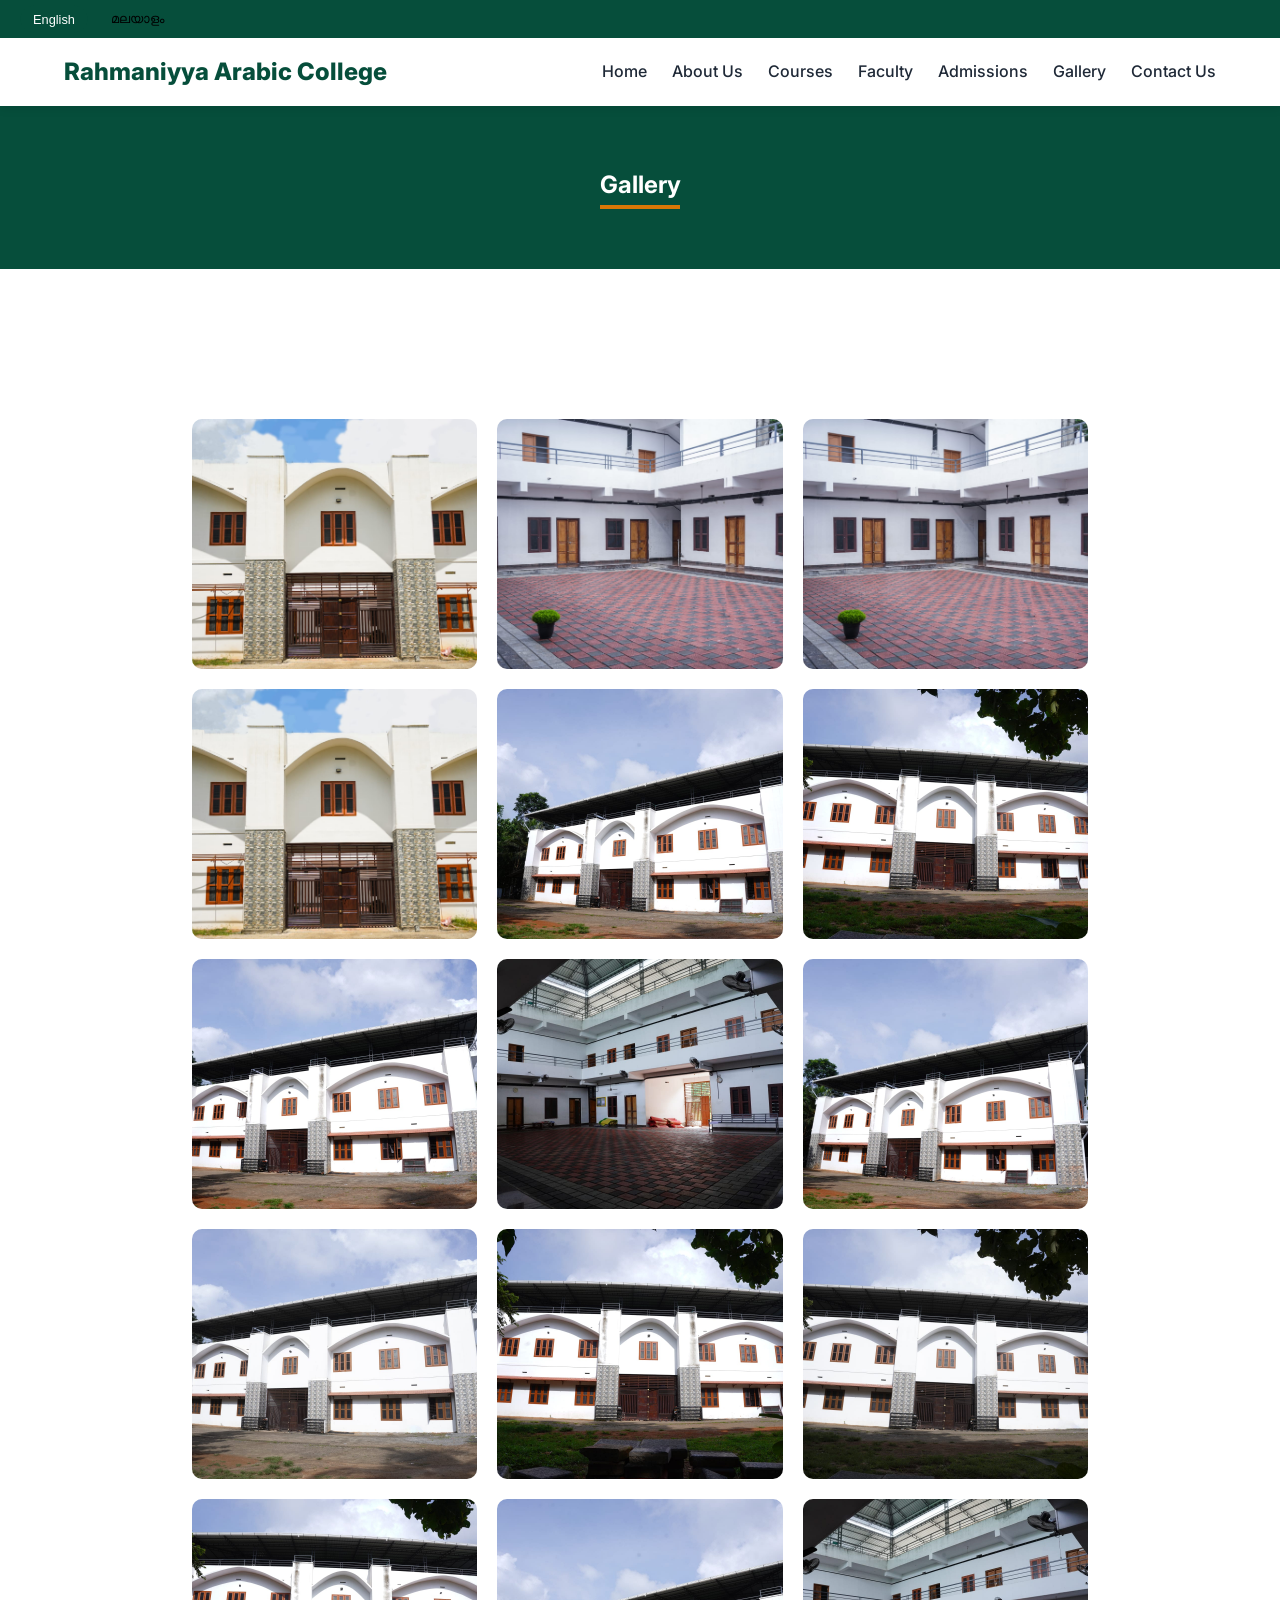
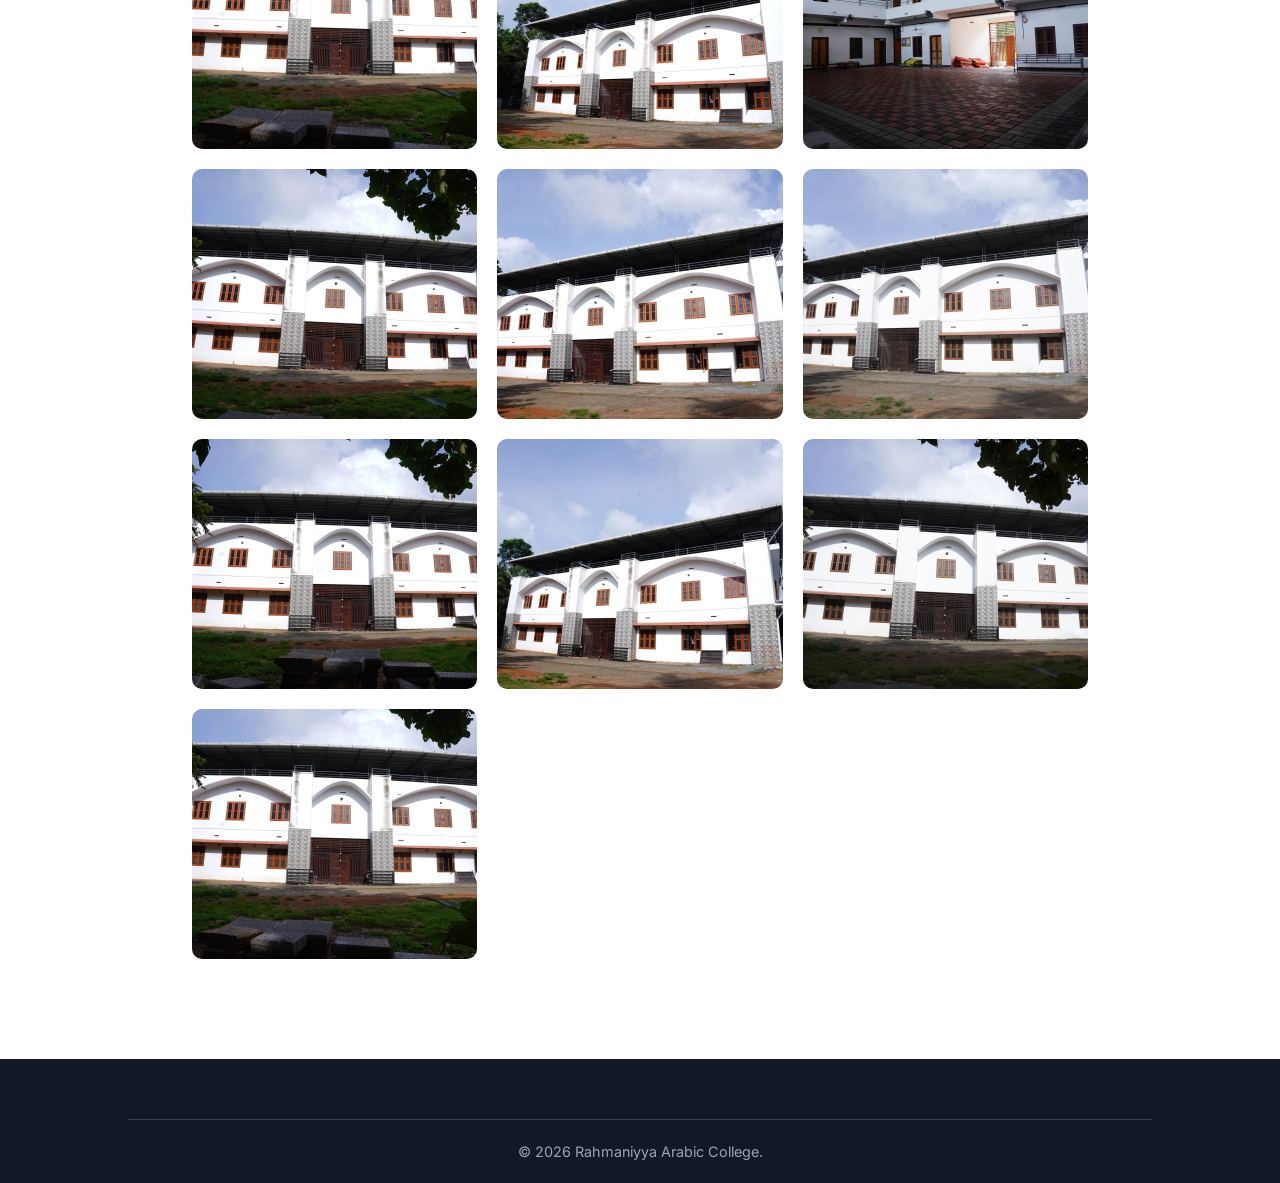
<file: gallery.html>
<!DOCTYPE html>
<html lang="en">
<head>
    <meta charset="UTF-8">
    <meta name="viewport" content="width=device-width, initial-scale=1.0">
    <title>Gallery | Rahmaniyya Arabic College</title>
    <link href="https://fonts.googleapis.com/css2?family=Baloo+Chettan+2:wght@400;600;800&family=Inter:wght@300;400;600;800&display=swap" rel="stylesheet">
    <link rel="stylesheet" href="https://cdnjs.cloudflare.com/ajax/libs/font-awesome/6.4.0/css/all.min.css">
    <link rel="stylesheet" href="assets/css/style.css">
    <style>
        .gallery-grid {
            display: grid;
            grid-template-columns: repeat(auto-fill, minmax(280px, 1fr));
            gap: 20px;
        }
        .gallery-item {
            position: relative;
            overflow: hidden;
            border-radius: 10px;
            height: 250px;
            background: var(--light-gray);
            cursor: pointer;
        }
        .gallery-item img {
            width: 100%;
            height: 100%;
            object-fit: cover;
            transition: transform 0.5s ease;
        }
        .gallery-item:hover img {
            transform: scale(1.1);
        }
        .gallery-overlay {
            position: absolute;
            bottom: 0;
            left: 0;
            right: 0;
            background: rgba(6, 78, 59, 0.8);
            color: white;
            padding: 15px;
            transform: translateY(100%);
            transition: transform 0.3s ease;
        }
        .gallery-item:hover .gallery-overlay {
            transform: translateY(0);
        }
        /* Modal Styles */
        .modal {
            display: none;
            position: fixed;
            z-index: 2000;
            padding-top: 50px;
            left: 0;
            top: 0;
            width: 100%;
            height: 100%;
            background-color: rgba(0,0,0,0.9);
        }
        .modal-content {
            margin: auto;
            display: block;
            max-width: 90%;
            max-height: 85vh;
            object-fit: contain;
            animation: zoom 0.3s;
        }
        @keyframes zoom {
            from {transform:scale(0)} 
            to {transform:scale(1)}
        }
        .close-modal {
            position: absolute;
            top: 20px;
            right: 35px;
            color: #f1f1f1;
            font-size: 40px;
            font-weight: bold;
            cursor: pointer;
        }
        .close-modal:hover {
            color: var(--secondary-color);
        }
        .modal-prev, .modal-next {
            cursor: pointer;
            position: absolute;
            top: 50%;
            width: auto;
            padding: 16px;
            margin-top: -25px;
            color: white;
            font-weight: bold;
            font-size: 30px;
            transition: 0.6s ease;
            border-radius: 0 3px 3px 0;
            user-select: none;
            -webkit-user-select: none;
            background-color: rgba(0, 0, 0, 0.4);
            border: none;
            z-index: 2001;
        }
        .modal-prev {
            left: 0;
        }
        .modal-next {
            right: 0;
            border-radius: 3px 0 0 3px;
        }
        .modal-prev:hover, .modal-next:hover {
            background-color: rgba(0, 0, 0, 0.8);
        }
    </style>
</head>
<body>
    <header>
        <div class="top-bar">

            <div class="lang-toggle">
                <button class="lang-btn active" onclick="switchLanguage('en')">English</button>
                <button class="lang-btn" onclick="switchLanguage('ml')">മലയാളം</button>
            </div>
        </div>
        <nav>
            <div class="logo-container">
                <div class="logo-text" data-i18n="collegeName">Rahmaniyya Arabic College</div>
            </div>
            <div class="menu-toggle">
                <i class="fas fa-bars"></i>
            </div>
            <ul class="nav-links">
                <li><a href="index.html" data-i18n="home">Home</a></li>
                <li><a href="about.html" data-i18n="about">About Us</a></li>
                <li><a href="courses.html" data-i18n="courses">Courses</a></li>
                <li><a href="faculty.html" data-i18n="faculty">Faculty</a></li>
                <li><a href="admissions.html" data-i18n="admissions">Admissions</a></li>
                <li><a href="gallery.html" data-i18n="gallery">Gallery</a></li>
                <li><a href="contact.html" data-i18n="contact">Contact Us</a></li>
            </ul>
        </nav>
    </header>

    <main>
        <section class="section-title" style="background: var(--primary-color); color: white; padding: 60px 0;">
            <h1 data-i18n="gallery">Our Gallery</h1>
            <div class="underline" style="background: var(--secondary-color);"></div>
        </section>

        <section>
            <div class="gallery-grid">
                <div class="gallery-item">
                    <img src="assets/images/gallery/1.jpeg" alt="College Photo 1">
                </div>
                <div class="gallery-item">
                    <img src="assets/images/gallery/2.jpeg" alt="College Photo 2">
                </div>
                <div class="gallery-item">
                    <img src="assets/images/gallery/3.jpeg" alt="College Photo 3">
                </div>
                <div class="gallery-item">
                    <img src="assets/images/gallery/4.jpeg" alt="College Photo 4">
                </div>
                <div class="gallery-item">
                    <img src="assets/images/gallery/5.jpeg" alt="College Photo 5">
                </div>
                <div class="gallery-item">
                    <img src="assets/images/gallery/6.jpeg" alt="College Photo 6">
                </div>
                <div class="gallery-item">
                    <img src="assets/images/gallery/7.jpeg" alt="College Photo 7">
                </div>
                <div class="gallery-item">
                    <img src="assets/images/gallery/8.jpeg" alt="College Photo 8">
                </div>
                <div class="gallery-item">
                    <img src="assets/images/gallery/9.jpeg" alt="College Photo 9">
                </div>
                <div class="gallery-item">
                    <img src="assets/images/gallery/10.jpeg" alt="College Photo 10">
                </div>
                <div class="gallery-item">
                    <img src="assets/images/gallery/11.jpeg" alt="College Photo 11">
                </div>
                <div class="gallery-item">
                    <img src="assets/images/gallery/12.jpeg" alt="College Photo 12">
                </div>
                <div class="gallery-item">
                    <img src="assets/images/gallery/13.jpeg" alt="College Photo 13">
                </div>
                <div class="gallery-item">
                    <img src="assets/images/gallery/14.jpeg" alt="College Photo 14">
                </div>
                <div class="gallery-item">
                    <img src="assets/images/gallery/15.jpeg" alt="College Photo 15">
                </div>
                <div class="gallery-item">
                    <img src="assets/images/gallery/16.jpeg" alt="College Photo 16">
                </div>
                <div class="gallery-item">
                    <img src="assets/images/gallery/17.jpeg" alt="College Photo 17">
                </div>
                <div class="gallery-item">
                    <img src="assets/images/gallery/18.jpeg" alt="College Photo 18">
                </div>
                <div class="gallery-item">
                    <img src="assets/images/gallery/19.jpeg" alt="College Photo 19">
                </div>
                <div class="gallery-item">
                    <img src="assets/images/gallery/20.jpeg" alt="College Photo 20">
                </div>
                <div class="gallery-item">
                    <img src="assets/images/gallery/21.jpeg" alt="College Photo 21">
                </div>
                <div class="gallery-item">
                    <img src="assets/images/gallery/22.jpeg" alt="College Photo 22">
                </div>
            </div>
        </section>
    </main>

    <div id="imageModal" class="modal">
        <span class="close-modal">&times;</span>
        <button class="modal-prev" id="modalPrev">&#10094;</button>
        <img class="modal-content" id="modalImg">
        <button class="modal-next" id="modalNext">&#10095;</button>
    </div>

    <footer>
        <div class="footer-bottom">
            <p data-i18n="copyright">&copy; Rahmaniyya Arabic College.</p>
        </div>
    </footer>

    <script src="assets/js/main.js"></script>
    <script>
        document.addEventListener('DOMContentLoaded', () => {
            const modal = document.getElementById("imageModal");
            const modalImg = document.getElementById("modalImg");
            const closeBtn = document.querySelector(".close-modal");
            const items = document.querySelectorAll(".gallery-item img");
            const prevBtn = document.getElementById("modalPrev");
            const nextBtn = document.getElementById("modalNext");

            let currentIndex = 0;
            const images = Array.from(items);

            function showImage(index) {
                if (index >= images.length) {
                    currentIndex = 0;
                } else if (index < 0) {
                    currentIndex = images.length - 1;
                } else {
                    currentIndex = index;
                }
                modalImg.src = images[currentIndex].src;
            }

            images.forEach((img, index) => {
                img.addEventListener("click", function() {
                    modal.style.display = "block";
                    showImage(index);
                });
            });

            closeBtn.addEventListener("click", () => {
                modal.style.display = "none";
            });

            modal.addEventListener("click", (e) => {
                if(e.target === modal) {
                    modal.style.display = "none";
                }
            });

            prevBtn.addEventListener("click", (e) => {
                e.stopPropagation();
                showImage(currentIndex - 1);
            });

            nextBtn.addEventListener("click", (e) => {
                e.stopPropagation();
                showImage(currentIndex + 1);
            });

            // Keyboard navigation
            document.addEventListener('keydown', (e) => {
                if (modal.style.display === "block") {
                    if (e.key === "ArrowLeft") showImage(currentIndex - 1);
                    if (e.key === "ArrowRight") showImage(currentIndex + 1);
                    if (e.key === "Escape") modal.style.display = "none";
                }
            });

            // Swipe navigation
            let touchstartX = 0;
            let touchendX = 0;

            modal.addEventListener('touchstart', e => {
                touchstartX = e.changedTouches[0].screenX;
            }, {passive: true});

            modal.addEventListener('touchend', e => {
                touchendX = e.changedTouches[0].screenX;
                handleSwipe();
            }, {passive: true});

            function handleSwipe() {
                if (touchendX < touchstartX - 50) showImage(currentIndex + 1); // Swiped left
                if (touchendX > touchstartX + 50) showImage(currentIndex - 1); // Swiped right
            }
        });
    </script>
</body>
</html>
</file>
<file: assets/css/style.css>
:root {
    --primary-color: #064e3b; /* Deep Islamic Green */
    --secondary-color: #d97706; /* Golden Amber */
    --accent-color: #fef3c7; /* Cream/Beige */
    --text-color: #1f2937;
    --bg-color: #ffffff;
    --light-gray: #f3f4f6;
    --transition: all 0.3s ease;
}

* {
    margin: 0;
    padding: 0;
    box-sizing: border-box;
}

body {
    font-family: 'Inter', sans-serif;
    line-height: 1.6;
    color: var(--text-color);
    overflow-x: hidden;
}

/* Malayalam Font Support */
[lang="ml"] {
    font-family: 'Baloo Chettan 2', cursive;
}
[lang="ml"] .hero-content h1 {
    font-size: 2.8rem; /* Scaled down for Malayalam */
}

/* Header & Navigation */
header {
    background: var(--bg-color);
    box-shadow: 0 2px 10px rgba(0,0,0,0.1);
    position: sticky;
    top: 0;
    z-index: 1000;
}

.top-bar {
    background: var(--primary-color);
    color: white;
    padding: 5px 20px;
    font-size: 0.85rem;
    display: flex;
    justify-content: space-between;
    align-items: center;
}

nav {
    display: flex;
    justify-content: space-between;
    align-items: center;
    padding: 15px 5%;
}

.logo-container {
    display: flex;
    align-items: center;
    gap: 10px;
}

.logo-text {
    font-weight: 800;
    font-size: 1.5rem;
    color: var(--primary-color);
}

.menu-toggle {
    display: none;
}

.nav-links {
    display: flex;
    list-style: none;
    gap: 25px;
}

.nav-links a {
    text-decoration: none;
    color: var(--text-color);
    font-weight: 500;
    transition: var(--transition);
}

.nav-links a:hover {
    color: var(--secondary-color);
}

.lang-toggle {
    display: flex;
    gap: 10px;
}

.lang-btn {
    background: transparent;
    border: 1px solid var(--primary-color);
    padding: 5px 12px;
    border-radius: 20px;
    cursor: pointer;
    font-size: 0.8rem;
    transition: var(--transition);
}

.lang-btn.active {
    background: var(--primary-color);
    color: white;
}

/* Hero Section */
.hero {
    position: relative;
    height: 80vh;
    display: flex;
    align-items: center;
    justify-content: center;
    text-align: center;
    color: white;
    background: linear-gradient(rgba(0,0,0,0.5), rgba(0,0,0,0.5)), url('../images/above-view.png');
    background-size: cover;
    background-position: center;
}

.hero-content h1 {
    font-size: 3.5rem;
    margin-bottom: 20px;
    text-shadow: 2px 2px 8px rgba(0,0,0,0.5);
}

.hero-content p {
    font-size: 1.2rem;
    max-width: 700px;
    margin: 0 auto 30px;
}

.btn {
    padding: 12px 30px;
    border-radius: 5px;
    text-decoration: none;
    font-weight: 600;
    transition: var(--transition);
    display: inline-block;
}

.btn-primary {
    background: var(--secondary-color);
    color: white;
}

.btn-primary:hover {
    background: #b45309;
    transform: translateY(-2px);
}

/* Sections */
section {
    padding: 80px 10%;
}

.section-title {
    text-align: center;
    margin-bottom: 50px;
}

.section-title h2 {
    font-size: 2.5rem;
    color: var(--primary-color);
    margin-bottom: 10px;
}

.section-title .underline {
    width: 80px;
    height: 4px;
    background: var(--secondary-color);
    margin: 0 auto;
}

/* Course Cards */
.course-grid {
    display: grid;
    grid-template-columns: repeat(auto-fit, minmax(300px, 1fr));
    gap: 30px;
}

.course-card {
    background: var(--light-gray);
    padding: 40px;
    border-radius: 12px;
    text-align: center;
    transition: var(--transition);
    border-bottom: 5px solid transparent;
}

.course-card:hover {
    transform: translateY(-10px);
    box-shadow: 0 15px 30px rgba(0,0,0,0.1);
    border-bottom: 5px solid var(--secondary-color);
}

.course-card h3 {
    margin: 20px 0;
    color: var(--primary-color);
}

/* Footer */
footer {
    background: #111827;
    color: white;
    padding: 60px 10% 20px;
}

.footer-grid {
    display: flex;
    justify-content: center;
    align-items: center;
    flex-wrap: wrap;
    gap: 40px;
    margin-bottom: 40px;
    text-align: center;
}

.footer-col h4 {
    color: var(--secondary-color);
    margin-bottom: 20px;
}

.footer-col ul {
    list-style: none;
}

.footer-col ul li {
    margin-bottom: 10px;
}

.footer-col a {
    color: #9ca3af;
    text-decoration: none;
    transition: var(--transition);
}

.footer-col a:hover {
    color: white;
}

.footer-bottom {
    text-align: center;
    padding-top: 20px;
    border-top: 1px solid #374151;
    font-size: 0.9rem;
    color: #9ca3af;
}

/* Responsive Design */

/* Large screens (Big size version) */
@media (min-width: 1200px) {
    section {
        padding: 100px 15%;
    }
    .hero-content h1 {
        font-size: 4.5rem;
    }
    [lang="ml"] .hero-content h1 {
        font-size: 3.5rem;
    }
    .footer-col ul {
        display: flex;
        gap: 30px;
        flex-wrap: wrap;
    }
    .footer-col ul li {
        margin-bottom: 0;
    }
}

/* Laptops & Tablets (Parallel Links) */
@media (min-width: 768px) {
    .footer-col {
        display: flex;
        align-items: center;
        gap: 20px;
        justify-content: center;
    }
    .footer-col h4 {
        margin-bottom: 0;
    }
    .footer-col ul {
        display: flex;
        gap: 20px;
        flex-wrap: wrap;
        margin: 0;
        padding: 0;
    }
    .footer-col ul li {
        margin-bottom: 0;
    }
}

/* Laptops */
@media (max-width: 1024px) {
    section {
        padding: 80px 5%;
    }
    .nav-links {
        gap: 15px;
    }
}

/* Tablets (Tabotion) */
@media (max-width: 768px) {
    .menu-toggle {
        display: block;
        font-size: 1.5rem;
        color: var(--primary-color);
        cursor: pointer;
    }
    nav {
        flex-wrap: wrap;
    }
    .nav-links {
        display: none;
        flex-direction: column;
        width: 100%;
        text-align: center;
        padding-top: 15px;
        gap: 15px;
    }
    .nav-links.active {
        display: flex;
    }
    .hero-content h1 {
        font-size: 2.5rem;
    }
    [lang="ml"] .hero-content h1 {
        font-size: 2rem;
    }
    .top-bar {
        flex-direction: column;
        gap: 10px;
        text-align: center;
    }
    .contact-info {
        display: flex;
        flex-direction: column;
        gap: 5px;
    }
    .contact-info span {
        margin: 0 !important;
    }
}

/* Mobile version */
@media (max-width: 480px) {
    .hero-content h1 {
        font-size: 2rem;
    }
    [lang="ml"] .hero-content h1 {
        font-size: 1.5rem;
    }
    .hero-content p {
        font-size: 1rem;
    }
    .hero-btns {
        display: flex;
        flex-direction: column;
        align-items: center;
        gap: 15px;
    }
    .hero-btns .btn {
        margin: 0 !important;
        width: 80%;
    }
    .section-title h2 {
        font-size: 2rem;
    }
}
</file>
